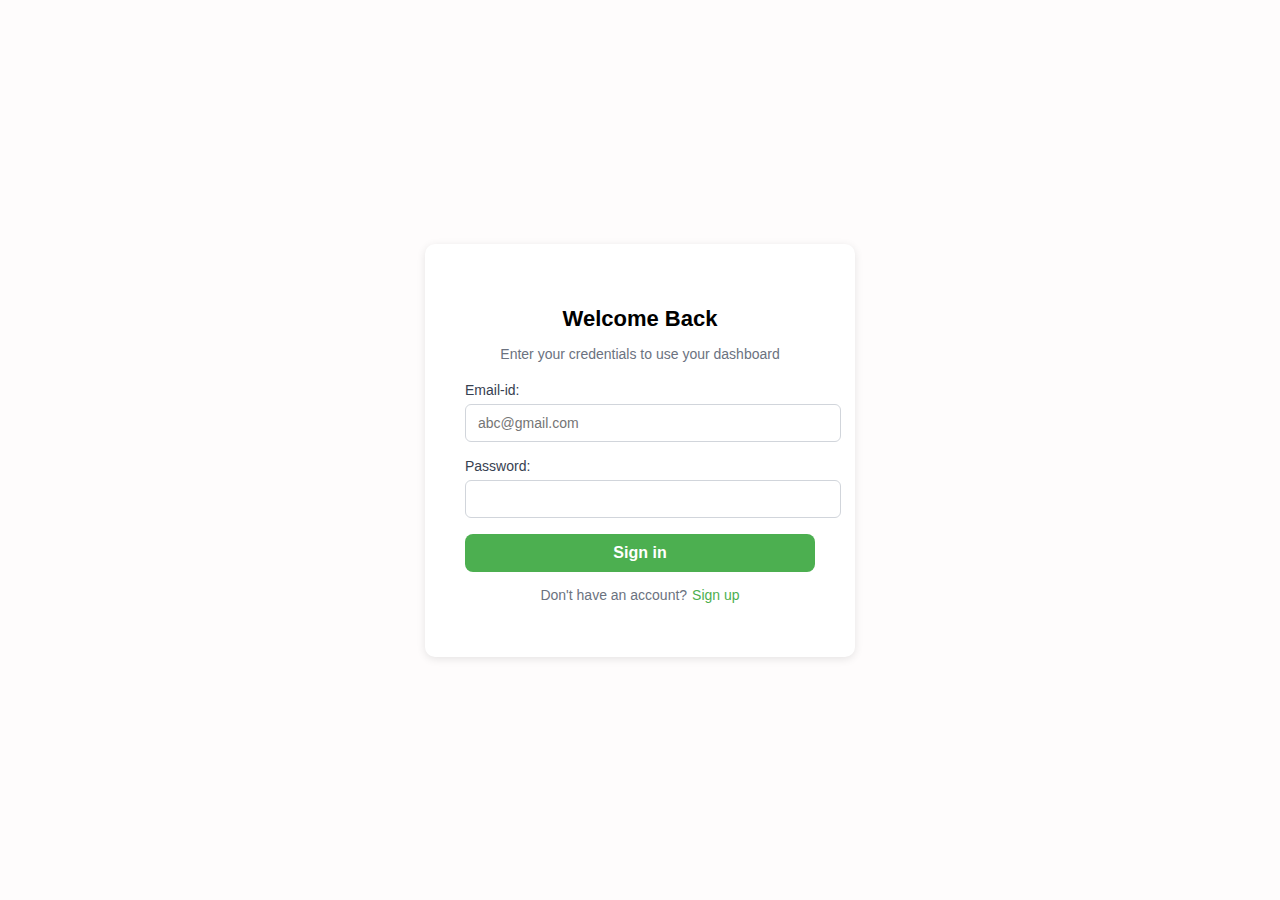
<file: all_items.html>
<!DOCTYPE html>
<html lang="en">
<head>
    <meta charset="UTF-8" />
    <meta name="viewport" content="width=device-width, initial-scale=1.0" />
    <title>All Items - Xpiro</title>
    <link href="https://fonts.googleapis.com/css2?family=Poppins&display=swap" rel="stylesheet" /> 
    <link rel="stylesheet" href="https://cdnjs.cloudflare.com/ajax/libs/font-awesome/6.4.2/css/all.min.css" />
    <link rel="stylesheet" href="dashboard.css">
    <link rel="stylesheet" href="all_items.css">
    <link rel="stylesheet" href="dashboard_mobile.css">
</head>
<body>
    <header class="mobile-header" role="banner" aria-hidden="true">
        <button id="hamburger" class="hamburger" aria-label="Open menu">&#9776;</button>
        <div class="mobile-title">Xpiro</div>
    </header>
    <nav id="sidebar" class="sidebar" aria-hidden="true">
        <button class="closebtn" id="sidebar-close" aria-label="Close menu">&times;</button>
        <a href="dashboard.html">Home</a>
        <a href="all_items.html" id="active">All Items</a>
        <a href="javascript:void(0)" id="add-item-mobile">Add Item</a>
    </nav>

    <!-- Navbar -->
    <nav class="navbar">
        <div class="logo">Xpiro</div>
        <ul class="nav-links">
        <li><a href="dashboard.html">Home</a></li>
        <li><a href="all_items.html" id="active">All Items</a></li>
        <li><a href="javascript:openForm()">Add Item</a></li>
        </ul>
    </nav>

    <!-- Items Section -->
    <section class="all-items">
        <h2>All Items</h2>
        <div id="items-list" class="items-list"></div>
    </section>

    <!-- Add/Edit Item Form -->
    <div class="container" id="itemForm" style="display:none;">
        <div class="form-box">
        <h2 id="form-title">Add New Item</h2>

        <div class="input-group">
            <label for="itemname">Item Name:</label>
            <input type="text" id="itemname" placeholder="Enter item name" required />
        </div>

        <div class="input-group">
            <label for="category">Category</label>
            <select id="category" required>
            <option value="">Select category</option>
            <option value="fruits">Fruits</option>
            <option value="vegetables">Vegetables</option>
            <option value="dairy">Dairy</option>
            <option value="grains">Grains</option>
            <option value="medicine">Medicine</option>
            <option value="others">Others</option>
            </select>
        </div>

        <div class="input-group">
            <label for="expiry">Expiry Date</label>
            <input type="date" id="expiry" required />
        </div>

        <div class="input-group">
            <label for="quantity">Quantity (optional)</label>
            <input type="number" id="quantity" placeholder="Enter quantity" />
        </div>

        <div class="btns">
            <button type="button" class="btn cancel" onclick="closeForm()">Cancel</button>
            <button type="submit" class="btn" onclick="saveItem()">Save</button>
        </div>
        </div>
    </div>

    <!-- Scripts -->
    <script src="all_items.js"></script>
    <script>
        const sidebar = document.getElementById("sidebar");
        const hamburger = document.getElementById("hamburger");
        const sidebarClose = document.getElementById("sidebar-close");
        const addItemMobile = document.getElementById('add-item-mobile');
        const itemForm = document.getElementById('itemForm');
        const cancelBtn = document.getElementById('cancel-btn');
        const saveBtn = document.getElementById('save-btn');

        function openSidebar() {
        sidebar.classList.add("open");
        document.body.style.overflow = "hidden";
        }

        function closeSidebar() {
        sidebar.classList.remove("open");
        document.body.style.overflow = "";
        }

        hamburger?.addEventListener("click", openSidebar);
        sidebarClose?.addEventListener("click", closeSidebar);
        sidebar.querySelectorAll("a").forEach(a => a.addEventListener("click", closeSidebar));

        function openForm() {
            itemForm.style.display = 'flex';
            itemForm.setAttribute('aria-hidden','false');
            document.getElementById('form-title').textContent = 'Add New Item';
        }
        function closeForm() {
            itemForm.style.display = 'none';
            itemForm.setAttribute('aria-hidden','true');
            const f = ['itemname','category','expiry','quantity'];
            f.forEach(id => { const el = document.getElementById(id); if (el) el.value = ''; });
        }   

        addItemMobile && addItemMobile.addEventListener('click', openForm);
        cancelBtn && cancelBtn.addEventListener('click', closeForm);

        saveBtn && saveBtn.addEventListener('click', () => {
            if (typeof saveItem === 'function') {
                saveItem();
            } else {
                try { window.saveItem && window.saveItem(); } catch(e) { console.error(e); }
            }
            closeForm();
        });
    </script>
</body>
</html>
</file>
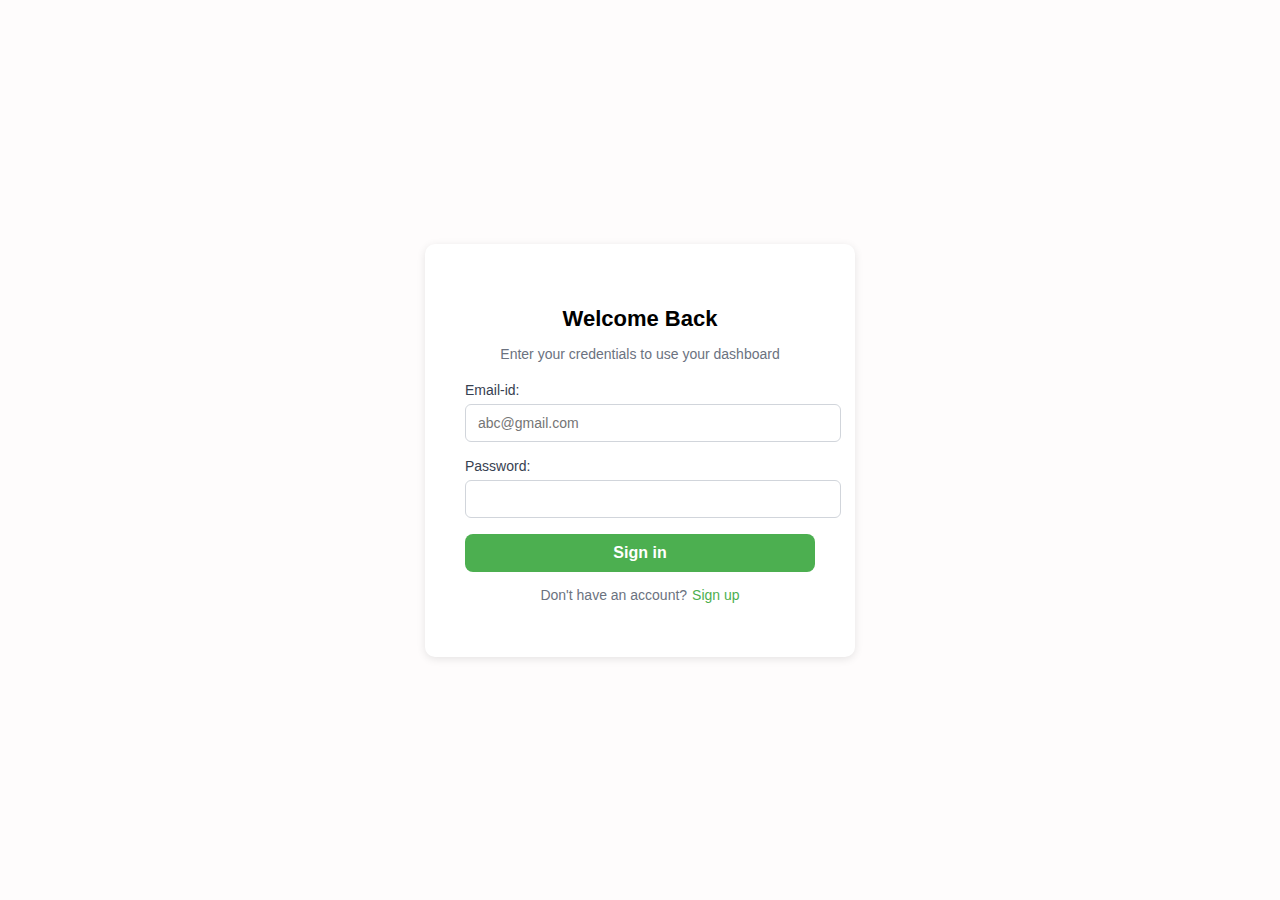
<file: dashboard.html>
<!DOCTYPE html>
<html lang="en">
<head>
    <meta charset="utf-8" />
    <meta name="viewport" content="width=device-width, initial-scale=1" />
    <title>Xpiro — dashboard</title>

    <link href="https://fonts.googleapis.com/css2?family=Poppins&display=swap" rel="stylesheet" />
    <link rel="stylesheet" href="https://cdnjs.cloudflare.com/ajax/libs/font-awesome/6.4.2/css/all.min.css" />

    <link rel="stylesheet" href="dashboard.css" />
    <link rel="stylesheet" href="dashboard_mobile.css" />
</head>
<body>
    <header class="mobile-header" role="banner" aria-hidden="true">
        <button id="hamburger" class="hamburger" aria-label="Open menu">&#9776;</button>
        <div class="mobile-title">Xpiro</div>
    </header>
    <nav id="sidebar" class="sidebar" aria-hidden="true">
        <button class="closebtn" id="sidebar-close" aria-label="Close menu">&times;</button>
        <a href="dashboard.html">Home</a>
        <a href="all_items.html">All Items</a>
        <a href="javascript:void(0)" id="add-item-mobile">Add Item</a>
        <a href="javascript:void(0)" id="logout-mobile">Logout</a>
    </nav>

    <nav class="navbar" role="navigation" aria-hidden="false">
        <div class="logo"><span>X</span>piro</div>
        <ul class="nav-links">
        <li><a href="dashboard.html">Home</a></li>
        <li><a href="all_items.html">All Items</a></li>
        <li><button class="logout-btn" id="logout-desktop"><i class="fa fa-sign-out">&nbsp;&nbsp;</i>Logout</button></li>
        </ul>
    </nav>

    <!-- Stats Section -->
    <section class="stats">
        <div class="card">
            <div class="count">
                <p>Groceries Tracked</p>
                <span id="groceriesCount">0</span>
            </div>
            <div class="stat-icon"><i class="fas fa-apple-alt"></i></div>
            </div>

            <div class="card">
            <div class="count">
                <p>Medicines Tracked</p>
                <span id="medsCount">0</span>
            </div>
            <div class="stat-icon"><i class="fas fa-capsules"></i></div>
            </div>

            <div class="card red-text">
            <div class="count">
                <p>Expires Today</p>
                <span id="todayCount">0</span>
            </div>
            <div class="stat-icon"><i class="fas fa-exclamation-circle"></i></div>
            </div>

            <div class="card orange-text">
            <div class="count">
                <p>Expires This Week</p>
                <span id="weekCount">0</span>
            </div>
            <div class="stat-icon"><i class="fas fa-clock"></i></div>
        </div>
    </section>

    <!-- Items -->
    <section class="items">
        <div class="rows">
            <h2>Expiring Today</h2>
            <div class="row red" id="list-today"><p>No items expiring today</p></div>
        </div>

        <div class="rows">
            <h2>Expiring This Week</h2>
            <div class="row orange" id="list-week"><p>No items expiring this Week</p></div>
        </div>

        <div class="rows">
            <h2>Safe</h2>
            <div class="row green" id="list-safe"><p>No safe items</p></div>
        </div>
    </section>

    <!-- Floating Add Button -->
    <button class="add-btn" id="add-floating">+</button>

    <!-- Add Item Modal -->
    <div class="container" id="itemForm" aria-hidden="true">
        <div class="form-box">
            <h2 id="form-title">Add New Item</h2>

            <div class="input-group">
                <label for="itemname">Item Name:</label>
                <input type="text" id="itemname" placeholder="Enter item name" />
            </div>

            <div class="input-group">
                <label for="category">Category</label>
                <select id="category">
                <option value="">Select category</option>
                <option value="fruits">Fruits</option>
                <option value="vegetables">Vegetables</option>
                <option value="dairy">Dairy</option>
                <option value="grains">Grains</option>
                <option value="medicine">Medicine</option>
                <option value="others">Others</option>
                </select>
            </div>

            <div class="input-group">
                <label for="expiry">Expiry Date</label>
                <input type="date" id="expiry" />
            </div>

            <div class="input-group">
                <label for="quantity">Quantity (optional)</label>
                <input type="number" id="quantity" min="1" value="1" />
            </div>

            <div class="btns">
                <button type="button" class="btn cancel" id="cancel-btn">Cancel</button>
                <button type="button" class="btn" id="save-btn">Save</button>
            </div>
        </div>
    </div>

    <script src="dashboard.js" defer></script>

    <script>
        const sidebar = document.getElementById('sidebar');
        const hamburger = document.getElementById('hamburger');
        const sidebarClose = document.getElementById('sidebar-close');
        const addFloating = document.getElementById('add-floating');
        const addItemMobile = document.getElementById('add-item-mobile');
        const logoutMobile = document.getElementById('logout-mobile');
        const logoutDesktop = document.getElementById('logout-desktop');
        const addBtn = document.getElementById('add-floating');
        const itemForm = document.getElementById('itemForm');
        const cancelBtn = document.getElementById('cancel-btn');
        const saveBtn = document.getElementById('save-btn');

        function openSidebar() {
            sidebar.classList.add('open');
            sidebar.setAttribute('aria-hidden','false');
            document.body.style.overflow = 'hidden';
        }
        function closeSidebar() {
            sidebar.classList.remove('open');
            sidebar.setAttribute('aria-hidden','true');
            document.body.style.overflow = '';
        }
        function toggleSidebar() {
            if (sidebar.classList.contains('open')) closeSidebar(); else openSidebar();
        }

        hamburger && hamburger.addEventListener('click', toggleSidebar);
        sidebarClose && sidebarClose.addEventListener('click', closeSidebar);
        sidebar.querySelectorAll('a').forEach(a => a.addEventListener('click', () => {
        closeSidebar();
        }));

        function openForm() {
            itemForm.style.display = 'flex';
            itemForm.setAttribute('aria-hidden','false');
            document.getElementById('form-title').textContent = 'Add New Item';
        }
        function closeForm() {
            itemForm.style.display = 'none';
            itemForm.setAttribute('aria-hidden','true');
            const f = ['itemname','category','expiry','quantity'];
            f.forEach(id => { const el = document.getElementById(id); if (el) el.value = ''; });
        }   

    addFloating && addFloating.addEventListener('click', openForm);
    addItemMobile && addItemMobile.addEventListener('click', openForm);
    cancelBtn && cancelBtn.addEventListener('click', closeForm);

    saveBtn && saveBtn.addEventListener('click', () => {
        if (typeof saveItem === 'function') {
            saveItem();
        } else {
            try { window.saveItem && window.saveItem(); } catch(e) { console.error(e); }
        }
        closeForm();
        });

        function safeLogout() {
            try { logout(); } catch (e) { localStorage.removeItem('token'); window.location.href='signin.html'; }
        }
        logoutMobile && logoutMobile.addEventListener('click', safeLogout);
        logoutDesktop && logoutDesktop.addEventListener('click', safeLogout);

        window.addEventListener('resize', () => {
            if (window.innerWidth > 768) {
                closeSidebar();
            }
        });
    </script>

</body>
</html>
</file>
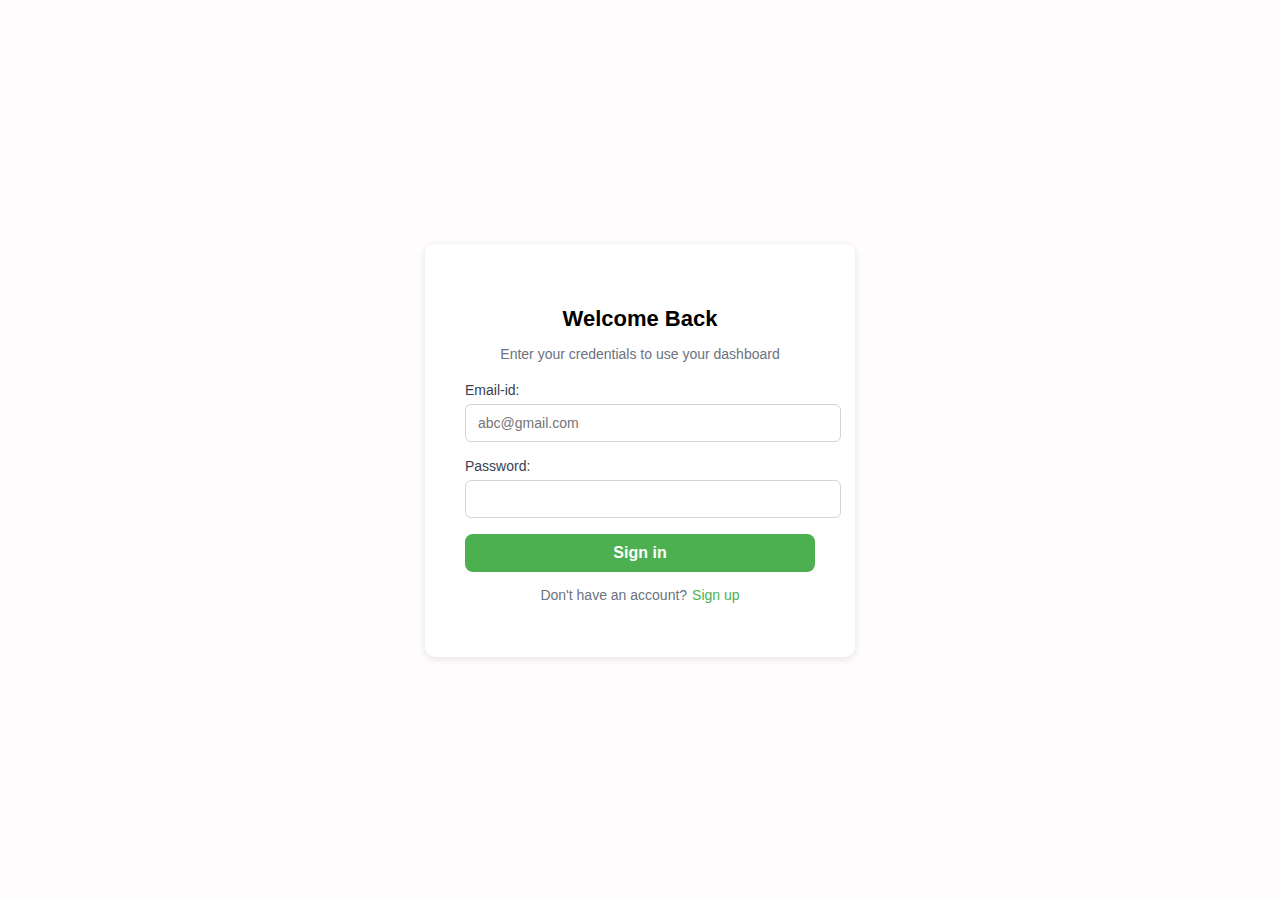
<file: signin.html>
<!DOCTYPE html>
<html lang="en">
<head>
    <meta charset="UTF-8">
    <meta name="viewport" content="width=device-width, initial-scale=1.0">
    <title>Sign in - ExpiryBuddy</title>
    <link rel="stylesheet" href="styles.css">
</head>
<body>
    <div class="container">
        <div class="header">
            <h3>Welcome Back</h3>
            <p class="subtitle">Enter your credentials to use your dashboard</p>
            <div class="form">
                <form id="signinForm">
                    <label for="email">Email-id:</label>
                    <input id="email" type="email" placeholder="abc@gmail.com" required>

                    <label for="password">Password:</label>
                    <input type="password" id="password" required>

                    <button type="submit" class="btn">Sign in</button>
                </form>
            </div>
            <p class="link">Don't have an account?<a href="signup.html">Sign up</a></p>
        </div>
    </div>
    <script src="signin.js"></script>
</body>
</html>
</file>
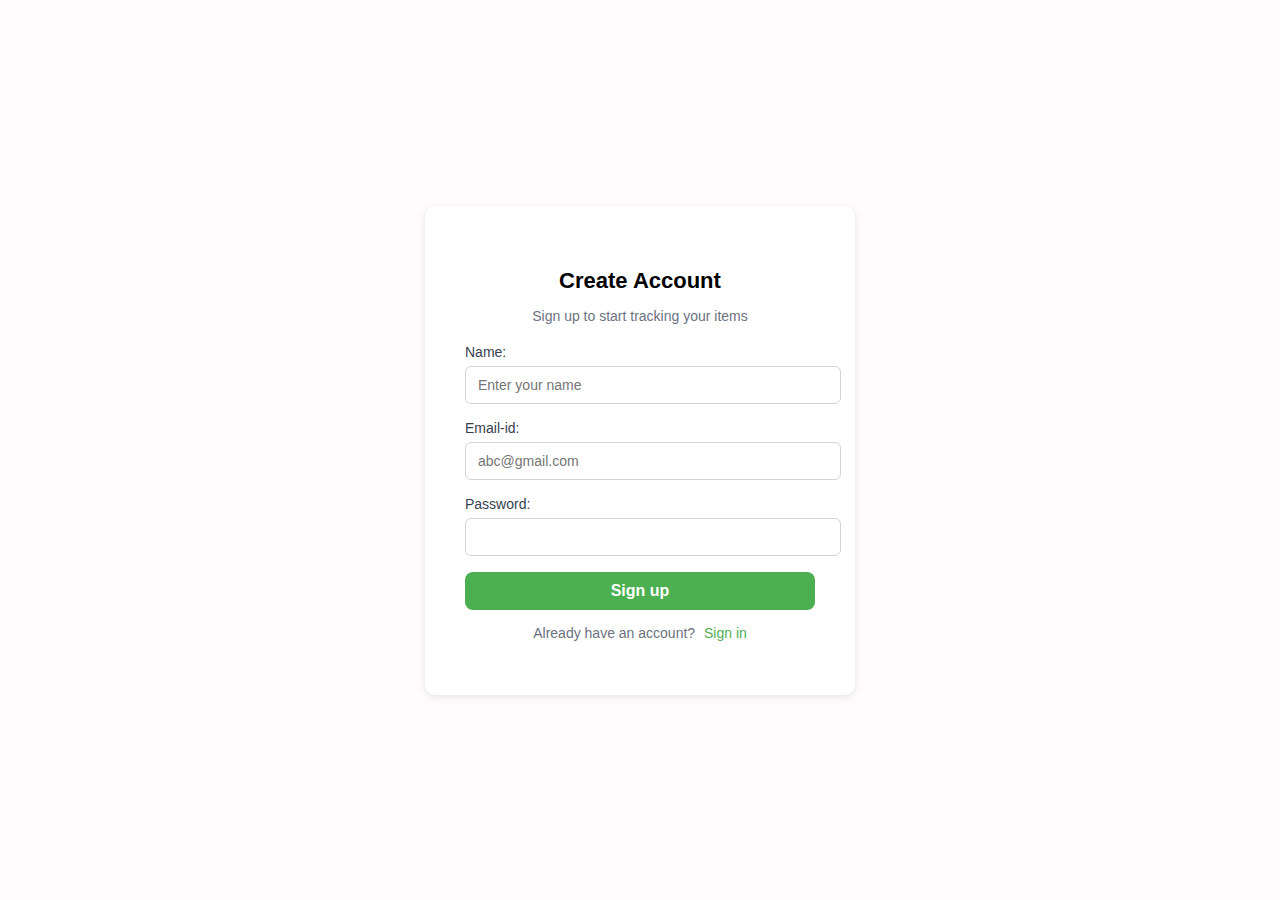
<file: signup.html>
<!DOCTYPE html>
<html lang="en">
<head>
    <meta charset="UTF-8">
    <meta name="viewport" content="width=device-width, initial-scale=1.0">
    <title>Sign up - Xpiro</title>
    <link rel="stylesheet" href="styles.css">

</head>
<body>
    <div class="container">
        <div class="header">
            <h3>Create Account</h3>
            <p class="subtitle">Sign up to start tracking your items</p>
            <div class="form">
                <form id="signupForm">
                    <label for="name">Name:</label>
                    <input id="name" type="text" placeholder="Enter your name" required>

                    <label for="Email">Email-id:</label>
                    <input id="email" type="email" placeholder="abc@gmail.com" required>

                    <label for="password">Password:</label>
                    <input type="password" id="password" required>

                    <button type="submit" class="btn">Sign up</button>
                </form>
            </div>
            <p class="link">Already have an account? <a href="signin.html">Sign in</a></p>
        </div>
    </div>
    <script src="signup.js"></script>
</body>
</html>
</file>
<file: dashboard.css>
body {
    margin: 10px;
    font-family: 'Poppins', sans-serif, 'Eagle Lake';
    background: #e8efe9;
}

/* Navbar */
.navbar {
    background: #fff;
    color: black;
    padding: 6px 80px;
    border-radius: 12px;
    margin: 30px;
    display: flex;
    justify-content: space-between;
    align-items: center;
}


.logo {
    padding: 0px 60px;
    font-size: 28px;
}
.logo span {
    font-style: italic;
    font-weight: bold;
    font-size: 35px;
    font-family: Almendra SC;
}

.nav-links {
    list-style: none;
    display: flex;
    gap: 120px;
}

.nav-links a, .logout-btn {
    color: rgb(9, 9, 9);
    text-decoration: none;
    font-size: 20px;
    position: relative;
    transition: color 0.2s;
}

.logout-btn {
    background: #f5efe6;
    border: none;
    padding: 10px 18px;
    border-radius: 8px;
    cursor: pointer;
    transition: color 0.2px;
    margin: 0px;
}

.nav-links a:hover {
    text-decoration: underline;
    color: rgb(18, 120, 18);  
}

.logout-btn:hover {
    background-color: #e74c3c;
    color: #fff;
}

/* Stats */
.stats {
    display: flex;
    justify-content: space-around;
    margin: 20px;
    flex-wrap: wrap;
    gap: 10px;
}

.card {
    display: flex;
    flex-direction: row;
    background: white;
    border-radius: 30px;
    box-shadow: 0px 2px 6px rgba(0,0,0,0.4);
    font-size: 16px;
    margin: 5px;
    padding: 20px 15px;
    gap: 15px;
}

.card .count {
    display: flex;
    flex-direction: column;
    text-align: left;
    gap: 5px;
}
.card .count span {
    font-size: 32px;
    font-weight: bold;
}

.stat-icon {
    font-size: 32px;
    width: 50px;
    height: 50px;
    background: #eafbf3;
    border-radius: 7px;
    display: flex;
    align-items: right;
    align-items: center;
    justify-content: center;
    margin: 10px;
    margin-top: 33px;
    opacity: 0.9;
}

.red-text { color: #e83e2b; }
.orange-text { color: #e87817; }

/* Rows */
.items {
    margin: 30px;
}
.row {
    border-radius: 16px;
    color: white;
    box-shadow: 0px 2px 6px rgba(0,0,0,0.5);
}

.rows {
    margin: 10px;
    margin-bottom: 50px;
    gap: 0px;
}

.row.red {
    border: solid;
    border-color: #e74c3c;
    background-color: #f9eeee;
    color: black;
    text-align: center;
}
.row.orange {
    border: solid;
    border-color: orange;
    background-color: #f7f1e7;
    color: black;
    text-align: center;
}
.row.green {
    border: solid;
    border-color: green;
    background-color: rgb(233, 248, 233);
    color: black;
    text-align: center;
}

/* Item Box Styling */
.item-box {
    background: #fff;
    border: 1px solid #ddd;
    padding: 25px;
    border-radius: 30px;
    box-shadow: 0 2px 6px rgba(0,0,0,0.15);
    display: flex;
    flex-direction: column;
    align-items: flex-start;
    gap: 10px;
    margin: 20px;
    transition: transform 0.2s;
}

.item-box:hover {
    transform: scale(1.004);
}

.item-name {
    font-size: 16px;
    font-weight: bold;
    color: #222;
}

.item-expiry {
    font-size: 14px;
    color: #555;
}

.item-actions {
    display: flex;
    gap: 20px;
}

.item-actions button {
    display: flex;
    flex-direction: row;
    justify-content: flex-start;
    border: solid;
    border-radius: 30px;
    cursor: pointer;
    font-size: 16px;
    padding: 8px 80px;
    gap: 30px;
}

.item-actions .used-btn {
    background-color: #fff;
    color: #016101;
    border-color: #016101;
}

.item-actions .discard-btn {
    background-color: #fff;
    color: #222;
}

.item-actions .used-btn:hover {
    background-color: #047507;
    border: none;
    color: white;
    font-size: 17px;
}

.item-actions .discard-btn:hover {
    background-color: #535353;
    color: white;
    font-size: 17px;
    border: none;
}

/* Form Popup */
.container {
    display: none;
    position: fixed;
    background: #fff;
    padding: 40px;
    border-radius: 10px;
    justify-content: center;
    text-align: center;
    top: 90px;
    left: 475px;
    z-index: 1000;
}

.form-box {
    background: #fff;
    padding: 2rem;
    border-radius: 12px;
    box-shadow: 0 5px 20px rgba(0,0,0,0.1);
    text-align: center;
    width: 350px;
}

.form-box h2 {
    margin-bottom: 1.5rem;
    color: #333;
}

.input-group {
    margin-bottom: 1rem;
    text-align: left;
}

.input-group label {
    display: block;
    font-size: 14px;
    margin-bottom: 6px;
    color: #333;
    font-weight: bold;
}

.input-group input,
.input-group select {
    width: 100%;
    padding: 10px;
    border: 1px solid #ddd;
    border-radius: 6px;
    font-size: 14px;
    cursor: pointer;
}

.input-group input:focus,
.input-group select:focus {
    border-color: #4caf50;
    outline: none;
}

.input-group select option {
    padding: 10px;
    border-radius: 20px;
}

.btns {
    display: flex;
    flex-direction: row;
    gap: 20px;
    padding-top: 20px;
}

.btn {
    flex: 1;
    padding: 12px;
    border: none;
    border-radius: 6px;
    font-weight: bold;
    cursor: pointer;
}

.btn.cancel {
    background: #fa4530;
    color: #fff;
}
.btn:not(.cancel) {
    background: #4caf50;
    color: #fff;
}

.btn:not(.cancel):hover {
    background-color: #43a047;
}

.btn.cancel:hover {
    background-color: red;
}



/* Floating Add Button */
.add-btn {
    position: fixed;
    bottom: 30px;
    right: 30px;
    background: #119211;
    color: white;
    border: none;
    border-radius: 50%;
    width: 60px;
    height: 60px;
    font-size: 30px;
    cursor: pointer;
    box-shadow: 0 4px 6px rgba(0,0,0,0.5);
}
</file>
<file: all_items.css>
body {
    margin: 10px;
    font-family: 'Poppins', sans-serif, 'Eagle Lake';
    background: #e8efe9;
}

/* Navbar */
.navbar {
    background: #fff;
    color: black;
    padding: 6px 80px;
    display: flex;
    justify-content: space-between;
    align-items: center;
    border-radius: 12px;
    margin: 30px;
}

.logo {
    padding: 0px 60px;
    font-size: 30px;
}

.nav-links {
    list-style: none;
    display: flex;
    gap: 120px;
}

.nav-links a {
    color: rgb(9, 9, 9);
    text-decoration: none;
    font-size: 20px;
    position: relative;
    transition: color 0.2px;
}

.nav-links li a#active {
    font-weight: bold;
    border-bottom: 2px solid #4caf50;
}

.nav-links li a#active:hover {
    font-weight: bold;
    border-bottom: 2px solid #4caf50;
    text-decoration: none;
}

.nav-links a:hover {
    text-decoration: underline;
    color: rgb(18, 120, 18);  
}

.all-items h2 {
    text-align: center;
    font-size: 30px;
}

.items-list {
    display: flex;
    flex-direction: column;
    gap: 12px;
}

.item-card {
    display: flex;
    justify-content: space-between;
    align-items: center;
    background: white;
    padding: 10px 30px;
    margin: 5px 30px 5px 30px;
    border-radius: 16px;
    box-shadow: 0 2px 8px rgba(0,0,0,0.4);
}

.item-info {
    display: flex;
    flex-direction: column;
}

.item-name {
    font-weight: bold;
    font-size: 18px;
}

.item-expiry, .item-category, .item-quantity {
    font-size: 14px;
    color: #666;
}

/* Action Buttons */
.item-actions {
    display: flex;
    gap: 30px;
}

.item-actions i {
    font-size: 18px;
    cursor: pointer;
    transition: color 0.2s;
}

.item-actions .fa-edit {
    color: #222;
}

.item-actions .fa-edit:hover {
    color: green;
}

.item-actions .fa-trash {
    color: #222;
}

.item-actions .fa-trash:hover {
    color: #c0392b;
}

.found {
    text-align: center;
    font-size: 20px;
}
</file>
<file: dashboard_mobile.css>
/* hide mobile elements by default (so desktop stays clean) */
.mobile-header,
.sidebar {
    display: none;
}

/* MOBILE STYLES: apply only on small screens */
@media (max-width: 768px) {

  /* show the mobile header */
.mobile-header {
    display: flex;
    align-items: center;
    gap: 12px;
    padding: 12px 16px;
    background: #fff;
    box-shadow: 0 1px 6px rgba(0,0,0,0.06);
    position: sticky;
    top: 0;
    z-index: 900;
}

.hamburger {
    font-size: 26px;
    background: transparent;
    border: none;
    cursor: pointer;
    line-height: 1;
    width: 40px;
    height: 40px;
    display: inline-flex;
    align-items: center;
    justify-content: center;
}

.mobile-title {
    font-size: 20px;
    font-weight: 700;
    color: #1f1f1f;
}

  /* hide desktop nav on mobile */
.navbar {
    display: none !important;
}

  /* SIDEBAR (slide-in) */
.sidebar {
    display: block;
    position: fixed;
    top: 0;
    left: 0;
    height: 100%;
    width: 0;
    max-width: 80%;
    background: #119211; /* dark green */
    color: #fff;
    overflow-x: hidden;
    transition: width 0.25s ease;
    z-index: 1100;
    padding-top: 48px;
}

  /* when open, width becomes 250px (or up to 80% on tiny screens) */
.sidebar.open {
    width: 250px;
}

.sidebar a {
    display: block;
    padding: 14px 20px;
    color: #fff;
    font-size: 18px;
    text-decoration: none;
}

.sidebar a:hover { background: rgba(255,255,255,0.08); }

.sidebar .closebtn {
    position: absolute;
    top: 8px;
    right: 10px;
    background: transparent;
    border: none;
    color: #fff;
    font-size: 30px;
    cursor: pointer;
}

  /* MAIN CONTENT adjustments */
.stats {
    padding: 10px;
    margin: 8px;
    gap: 8px;
    display: grid;
    grid-template-columns: repeat(2, 1fr);
}

.card {
    padding: 12px;
    border-radius: 16px;
    gap: 8px;
}

.card .count span {
    font-size: 22px;
}

.items {
    padding: 8px;
}

.rows h2 {
    font-size: 18px;
    margin: 6px 6px;
}

.row {
    padding: 8px;
    border-radius: 16px;
}

  /* item box adjustments for mobile */
.item-box {
    margin: 5px 6px;
    padding: 12px;
    border-radius: 10px;
    gap: 8px;
}

.item-name {
    font-size: 16px;
}

.item-expiry, .item-category, .item-quantity {
    font-size: 13px;
}

.item-actions {
    margin-top: 8px;
    display: flex;
    gap: 8px;
    justify-content: space-between;
}

.item-actions button {
    padding: 8px 14px;
    font-size: 14px;
    border-radius: 999px;
}

  /* Floating add button smaller and spaced for mobile */
.add-btn {
    width: 52px;
    height: 52px;
    font-size: 26px;
    bottom: 22px;
    right: 16px;
}

  /* Modal / form fixes for mobile */
.container {
    display: none; /* controlled via JS */
    position: fixed;
    top: 10%;
    left: 35%;
    z-index: 1200;
    justify-content: center;
    align-items: center;
    padding: 10px;
    background: rgba(0,0,0,0.35);
}

.form-box {
    width: 100%;
    max-width: 520px;
    padding: 8px 70px;
    border-radius: 12px;
    box-shadow: 0 8px 24px rgba(0,0,0,0.12);
}

.input-group input, .input-group select {
    padding: 10px;
    font-size: 14px;
}

.btns {
    gap: 12px;
    margin-top: 12px;
}

.btn {
    padding: 10px;
    font-size: 15px;
}

  /* ensure large desktop-specific left positioning does not affect mobile */
.container, .form-box { left: auto !important; right: auto !important; }

  /* small improvements */
body { -webkit-font-smoothing:antialiased; -moz-osx-font-smoothing:grayscale; }
}
</file>
<file: styles.css>
/* General page setup */
body {
    font-family: 'Segoe UI', Tahoma, Geneva, Verdana, sans-serif;
    background-color: #fefcfc; /* very light background */
    display: flex;
    align-items: center;
    justify-content: center;
    height: 100vh;
    margin: 0;
}

/* Card container */
.container {
    background: #fff;
    padding: 40px;
    border-radius: 10px;
    box-shadow: 0px 2px 8px rgba(0, 0, 0, 0.1);
    width: 350px;
    text-align: center;
}

/* Header text */
.header h3 {
    font-size: 22px;
    font-weight: bold;
    margin-bottom: 8px;
}

.subtitle {
    font-size: 14px;
    color: #6b7280; /* gray text */
    margin-bottom: 20px;
}

/* Form styling */
.form {
    text-align: left;
}

label {
    font-size: 14px;
    font-weight: 500;
    display: block;
    margin-bottom: 6px;
    color: #374151;
}

input {
    width: 100%;
    padding: 10px 12px;
    margin-bottom: 16px;
    border: 1px solid #d1d5db;
    border-radius: 6px;
    font-size: 14px;
    outline: none;
    transition: border-color 0.2s;
}

input:focus {
    border-color: #4caf50; /* green highlight */
}

/* Button */
button {
    width: 100%;
    background-color: #4caf50; /* green */
    color: white;
    padding: 10px 12px;
    border: none;
    border-radius: 8px;
    font-size: 16px;
    font-weight: 600;
    cursor: pointer;
    transition: background 0.3s;
}

button:hover {
    background-color: #43a047; /* darker green */
}

/* Bottom link */
.link {
    margin-top: 15px;
    font-size: 14px;
    color: #6b7280;
}

.link a {
    color: #4caf50;
    text-decoration: none;
    font-weight: 500;
    margin-left: 5px;
}

.link a:hover {
    text-decoration: underline;
}
</file>
